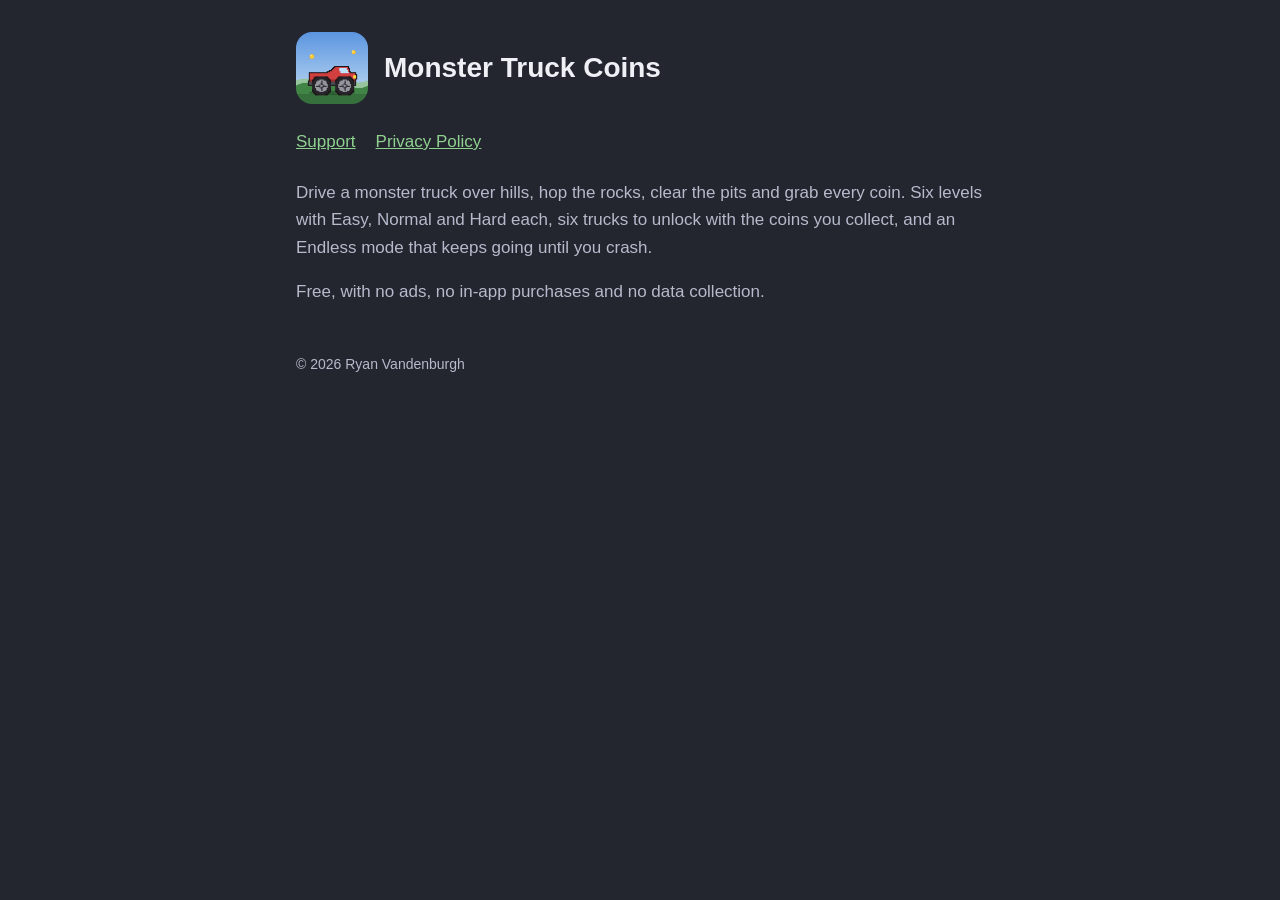
<file: index.html>
<!DOCTYPE html>
<html lang="en">
<head>
<meta charset="utf-8">
<meta name="viewport" content="width=device-width, initial-scale=1">
<title>Monster Truck Coins</title>
<link rel="stylesheet" href="style.css">
</head>
<body><main>
<header><img src="icon.png" alt=""><h1>Monster Truck Coins</h1></header>
<nav><a href="support.html">Support</a><a href="privacy.html">Privacy Policy</a></nav>
<p>Drive a monster truck over hills, hop the rocks, clear the pits and grab every coin. Six levels with Easy, Normal and Hard each, six trucks to unlock with the coins you collect, and an Endless mode that keeps going until you crash.</p>
<p>Free, with no ads, no in-app purchases and no data collection.</p>
<footer>&copy; 2026 Ryan Vandenburgh</footer>
</main></body>
</html>
</file>
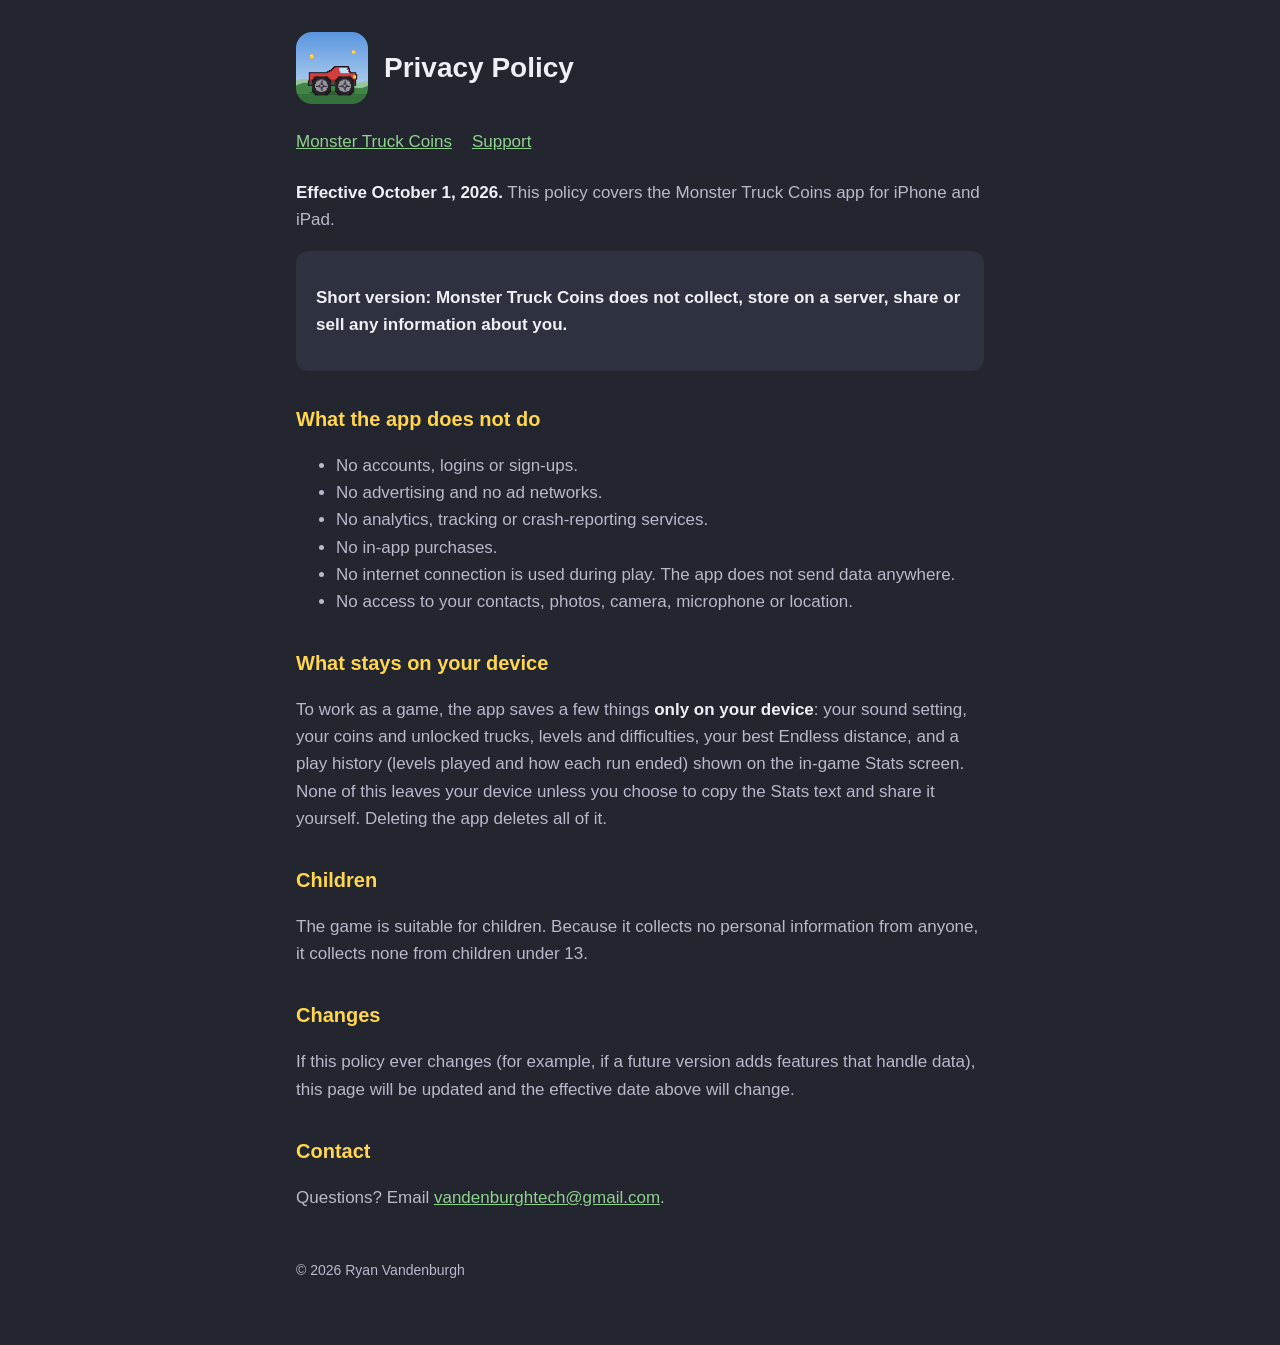
<file: privacy.html>
<!DOCTYPE html>
<html lang="en">
<head>
<meta charset="utf-8">
<meta name="viewport" content="width=device-width, initial-scale=1">
<title>Privacy Policy</title>
<link rel="stylesheet" href="style.css">
</head>
<body><main>
<header><img src="icon.png" alt=""><h1>Privacy Policy</h1></header>
<nav><a href="index.html">Monster Truck Coins</a><a href="support.html">Support</a></nav>
<p><strong>Effective October 1, 2026.</strong> This policy covers the Monster Truck Coins app for iPhone and iPad.</p>

<div class="card"><p><strong>Short version: Monster Truck Coins does not collect, store on a server, share or sell any information about you.</strong></p></div>

<h2>What the app does not do</h2>
<ul>
<li>No accounts, logins or sign-ups.</li>
<li>No advertising and no ad networks.</li>
<li>No analytics, tracking or crash-reporting services.</li>
<li>No in-app purchases.</li>
<li>No internet connection is used during play. The app does not send data anywhere.</li>
<li>No access to your contacts, photos, camera, microphone or location.</li>
</ul>

<h2>What stays on your device</h2>
<p>To work as a game, the app saves a few things <strong>only on your device</strong>: your sound setting, your coins and unlocked trucks, levels and difficulties, your best Endless distance, and a play history (levels played and how each run ended) shown on the in-game Stats screen. None of this leaves your device unless you choose to copy the Stats text and share it yourself. Deleting the app deletes all of it.</p>

<h2>Children</h2>
<p>The game is suitable for children. Because it collects no personal information from anyone, it collects none from children under 13.</p>

<h2>Changes</h2>
<p>If this policy ever changes (for example, if a future version adds features that handle data), this page will be updated and the effective date above will change.</p>

<h2>Contact</h2>
<p>Questions? Email <a href="mailto:vandenburghtech@gmail.com">vandenburghtech@gmail.com</a>.</p>
<footer>&copy; 2026 Ryan Vandenburgh</footer>
</main></body>
</html>
</file>
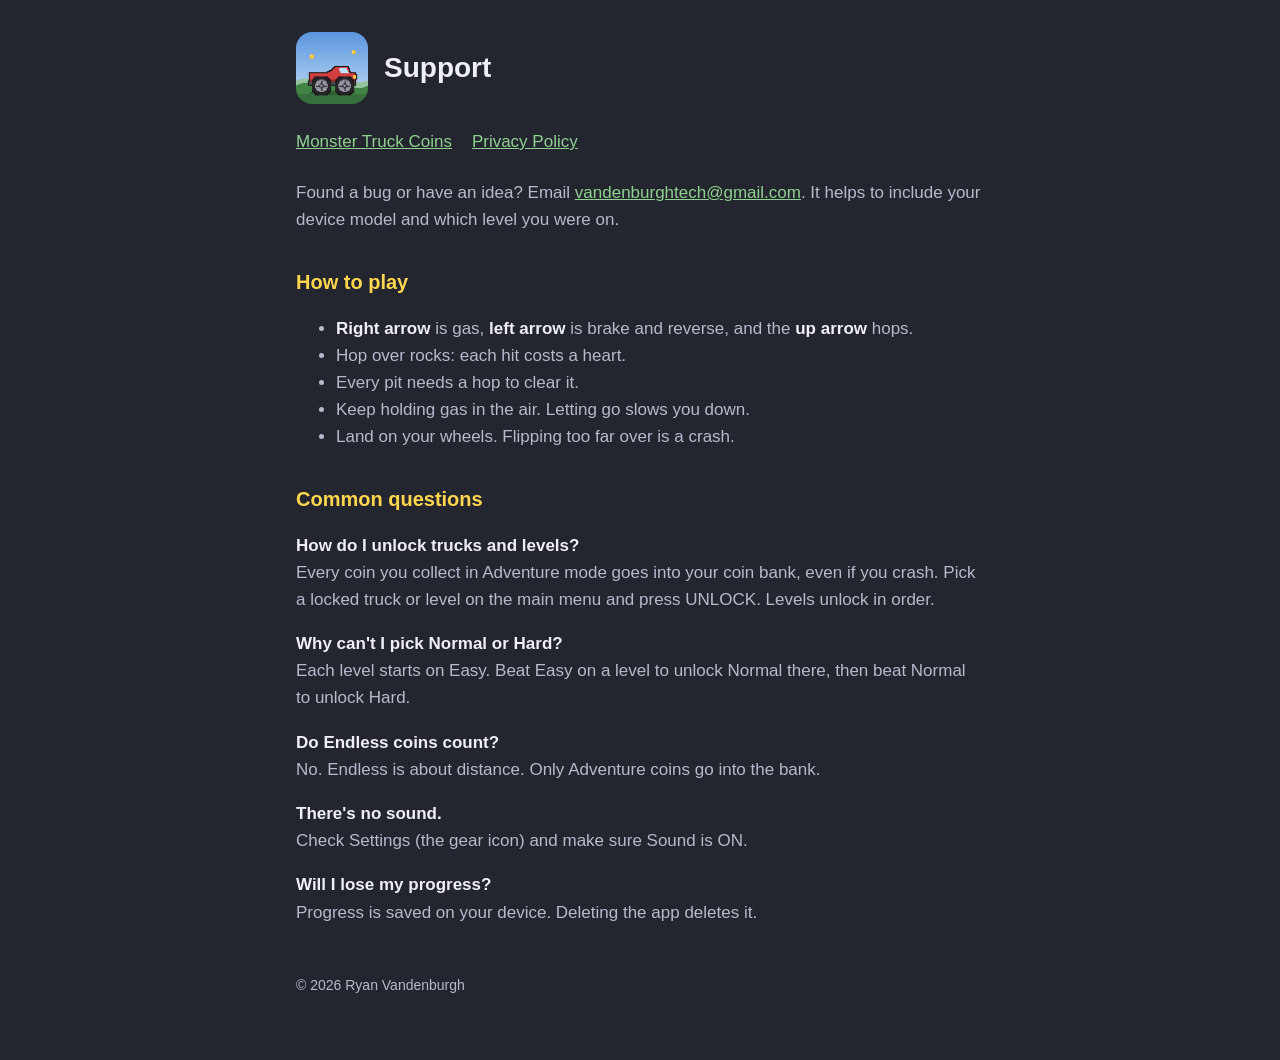
<file: support.html>
<!DOCTYPE html>
<html lang="en">
<head>
<meta charset="utf-8">
<meta name="viewport" content="width=device-width, initial-scale=1">
<title>Support</title>
<link rel="stylesheet" href="style.css">
</head>
<body><main>
<header><img src="icon.png" alt=""><h1>Support</h1></header>
<nav><a href="index.html">Monster Truck Coins</a><a href="privacy.html">Privacy Policy</a></nav>
<p>Found a bug or have an idea? Email <a href="mailto:vandenburghtech@gmail.com">vandenburghtech@gmail.com</a>. It helps to include your device model and which level you were on.</p>

<h2>How to play</h2>
<ul>
<li><strong>Right arrow</strong> is gas, <strong>left arrow</strong> is brake and reverse, and the <strong>up arrow</strong> hops.</li>
<li>Hop over rocks: each hit costs a heart.</li>
<li>Every pit needs a hop to clear it.</li>
<li>Keep holding gas in the air. Letting go slows you down.</li>
<li>Land on your wheels. Flipping too far over is a crash.</li>
</ul>

<h2>Common questions</h2>
<p><strong>How do I unlock trucks and levels?</strong><br>Every coin you collect in Adventure mode goes into your coin bank, even if you crash. Pick a locked truck or level on the main menu and press UNLOCK. Levels unlock in order.</p>
<p><strong>Why can't I pick Normal or Hard?</strong><br>Each level starts on Easy. Beat Easy on a level to unlock Normal there, then beat Normal to unlock Hard.</p>
<p><strong>Do Endless coins count?</strong><br>No. Endless is about distance. Only Adventure coins go into the bank.</p>
<p><strong>There's no sound.</strong><br>Check Settings (the gear icon) and make sure Sound is ON.</p>
<p><strong>Will I lose my progress?</strong><br>Progress is saved on your device. Deleting the app deletes it.</p>
<footer>&copy; 2026 Ryan Vandenburgh</footer>
</main></body>
</html>
</file>
<file: style.css>
:root { --bg: #23252f; --panel: #2e3140; --text: #eef0f5; --muted: #b6bacb; --accent: #ffd64d; --link: #8fd18f; }
* { box-sizing: border-box; }
body { margin: 0; background: var(--bg); color: var(--text); font: 17px/1.6 -apple-system, BlinkMacSystemFont, "Segoe UI", Roboto, sans-serif; }
main { max-width: 720px; margin: 0 auto; padding: 32px 16px 64px; }
header { display: flex; align-items: center; gap: 16px; margin-bottom: 24px; }
header img { width: 72px; height: 72px; border-radius: 16px; }
h1 { margin: 0; font-size: 28px; }
h2 { color: var(--accent); font-size: 20px; margin-top: 32px; }
p, li { color: var(--muted); }
strong { color: var(--text); }
a { color: var(--link); }
nav { display: flex; gap: 20px; margin: 8px 0 24px; }
.card { background: var(--panel); border-radius: 12px; padding: 16px 20px; }
footer { margin-top: 48px; font-size: 14px; color: var(--muted); }
</file>
